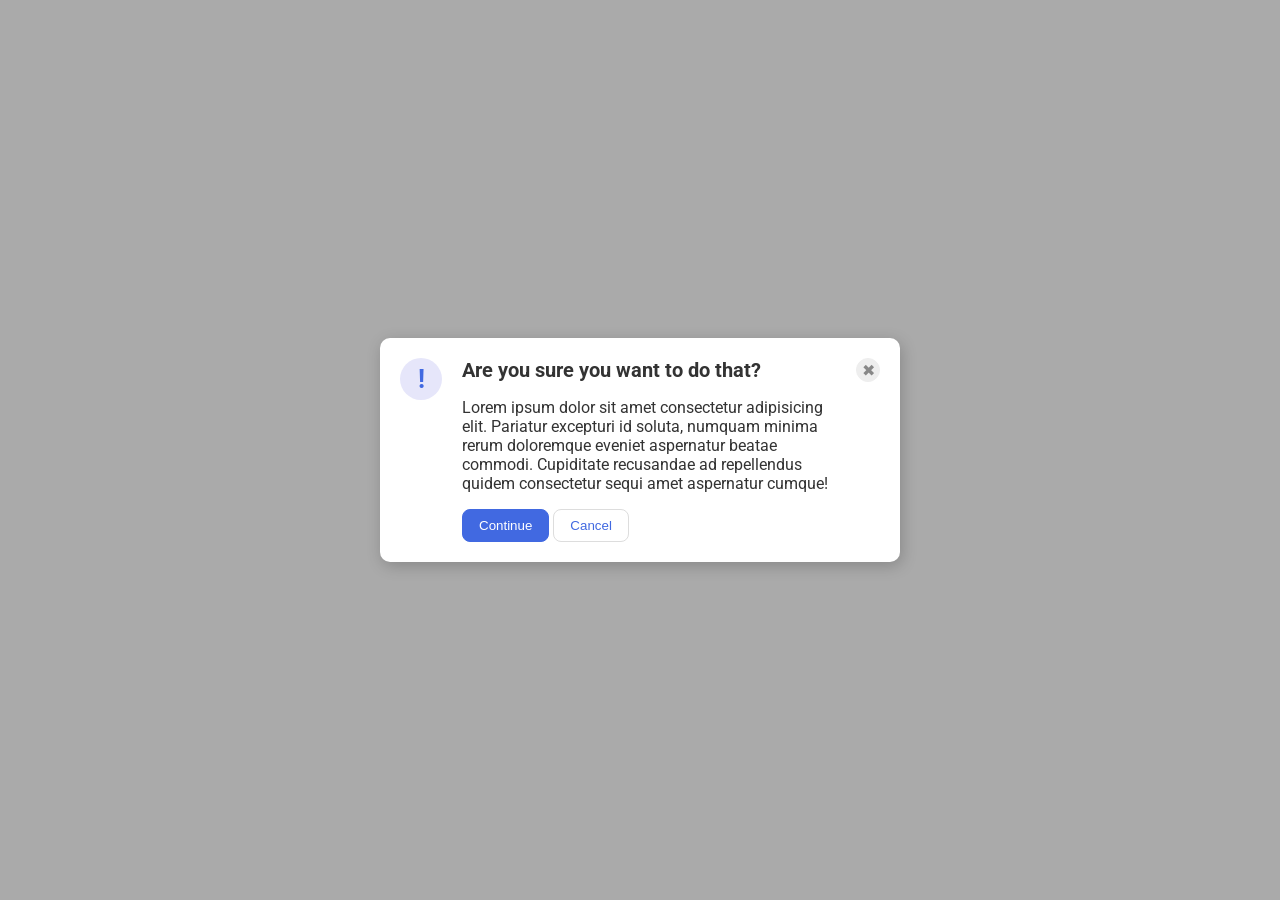
<file: foundations/flex/05-flex-modal/index.html>
<!DOCTYPE html>
<html lang="en">
  <head>
    <meta charset="UTF-8">
    <meta http-equiv="X-UA-Compatible" content="IE=edge">
    <meta name="viewport" content="width=device-width, initial-scale=1.0">
    <link rel="stylesheet" href="style.css">
    <title>Modal</title>
  </head>
  <body>
    <div class="modal">
      <div class="head">
      <div class="icon">!</div>
      
        
      <div class="middle">
      <div class="header">Are you sure you want to do that?</div>
      <div class="text">Lorem ipsum dolor sit amet consectetur adipisicing elit. Pariatur excepturi id soluta, numquam minima rerum doloremque eveniet aspernatur beatae commodi. Cupiditate recusandae ad repellendus quidem consectetur sequi amet aspernatur cumque!</div>
       <div class="buttons"> 
      <button class="continue">Continue</button>
      <button class="cancel">Cancel</button>
      </div>
      </div>
      <button class="close-button">✖</button>
      </div>
    </div>
  </body>
</html>
</file>
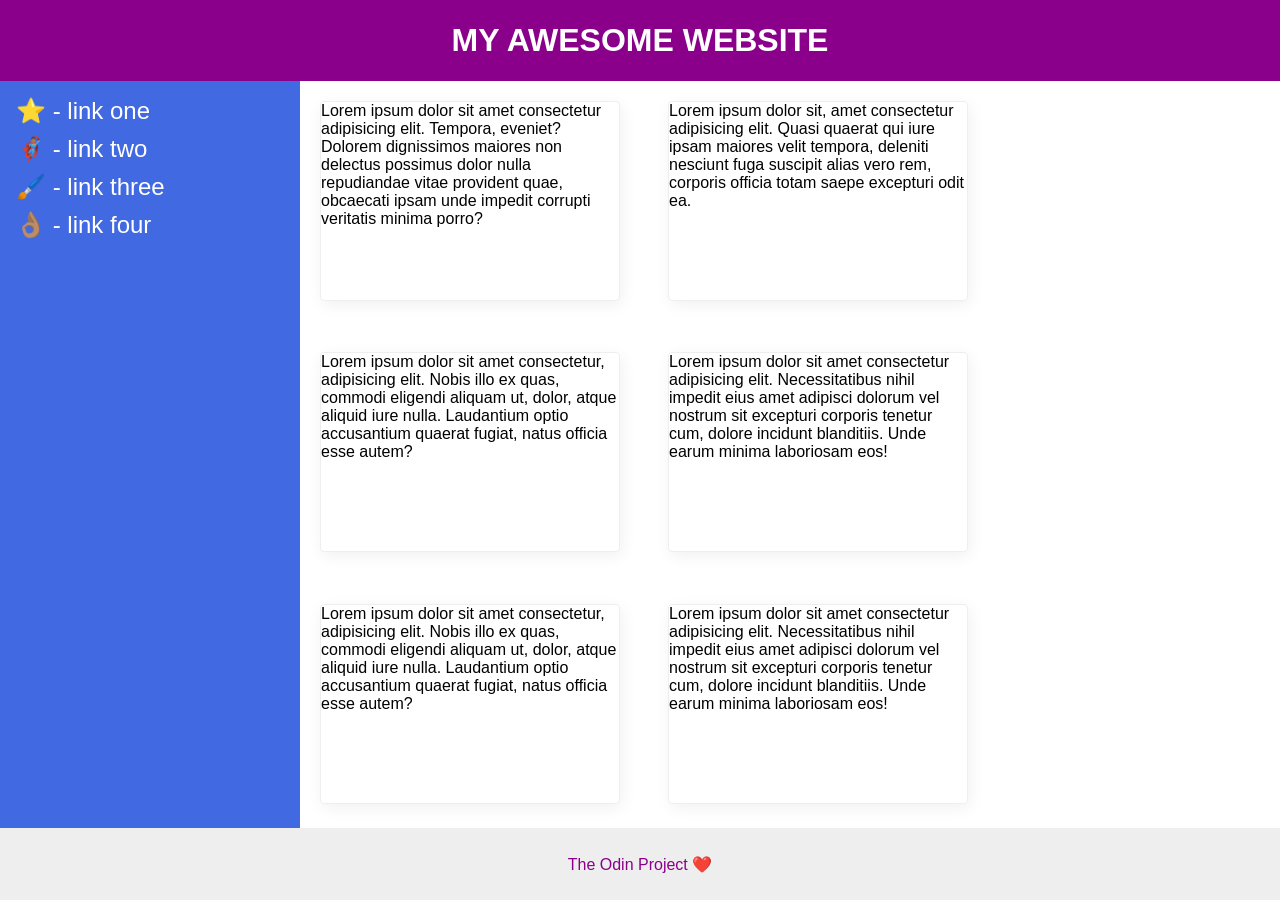
<file: foundations/flex/07-flex-layout-2/index.html>
<!DOCTYPE html>
<html lang="en">
  <head>
    <meta charset="UTF-8">
    <meta http-equiv="X-UA-Compatible" content="IE=edge">
    <meta name="viewport" content="width=device-width, initial-scale=1.0">
    <title>The Holy Grail</title>
    <link rel="stylesheet" href="style.css">
  </head>
  <body>
    <div class="header">
      MY AWESOME WEBSITE
    </div>
    <div class="middle">
    <div class="sidebar">
      <ul>
        <li><a href="#">⭐ - link one</a></li>
        <li><a href="#">🦸🏽‍♂️ - link two</a></li>
        <li><a href="#">🖌️ - link three</a></li>
        <li><a href="#">👌🏽 - link four</a></li>
      </ul>
    </div>

    <div class="cards">
    <div class="card">Lorem ipsum dolor sit amet consectetur adipisicing elit. Tempora, eveniet? Dolorem dignissimos maiores non delectus possimus dolor nulla repudiandae vitae provident quae, obcaecati ipsam unde impedit corrupti veritatis minima porro?</div>
    <div class="card">Lorem ipsum dolor sit, amet consectetur adipisicing elit. Quasi quaerat qui iure ipsam maiores velit tempora, deleniti nesciunt fuga suscipit alias vero rem, corporis officia totam saepe excepturi odit ea.</div>
    <div class="card">Lorem ipsum dolor sit amet consectetur, adipisicing elit. Nobis illo ex quas, commodi eligendi aliquam ut, dolor, atque aliquid iure nulla. Laudantium optio accusantium quaerat fugiat, natus officia esse autem?</div>
    <div class="card">Lorem ipsum dolor sit amet consectetur adipisicing elit. Necessitatibus nihil impedit eius amet adipisci dolorum vel nostrum sit excepturi corporis tenetur cum, dolore incidunt blanditiis. Unde earum minima laboriosam eos!</div>
    <div class="card">Lorem ipsum dolor sit amet consectetur, adipisicing elit. Nobis illo ex quas, commodi eligendi aliquam ut, dolor, atque aliquid iure nulla. Laudantium optio accusantium quaerat fugiat, natus officia esse autem?</div>
    <div class="card">Lorem ipsum dolor sit amet consectetur adipisicing elit. Necessitatibus nihil impedit eius amet adipisci dolorum vel nostrum sit excepturi corporis tenetur cum, dolore incidunt blanditiis. Unde earum minima laboriosam eos!</div>
    </div>
  </div>
    <div class="footer">
      The Odin Project ❤️
    </div>
  </body>
</html>
</file>
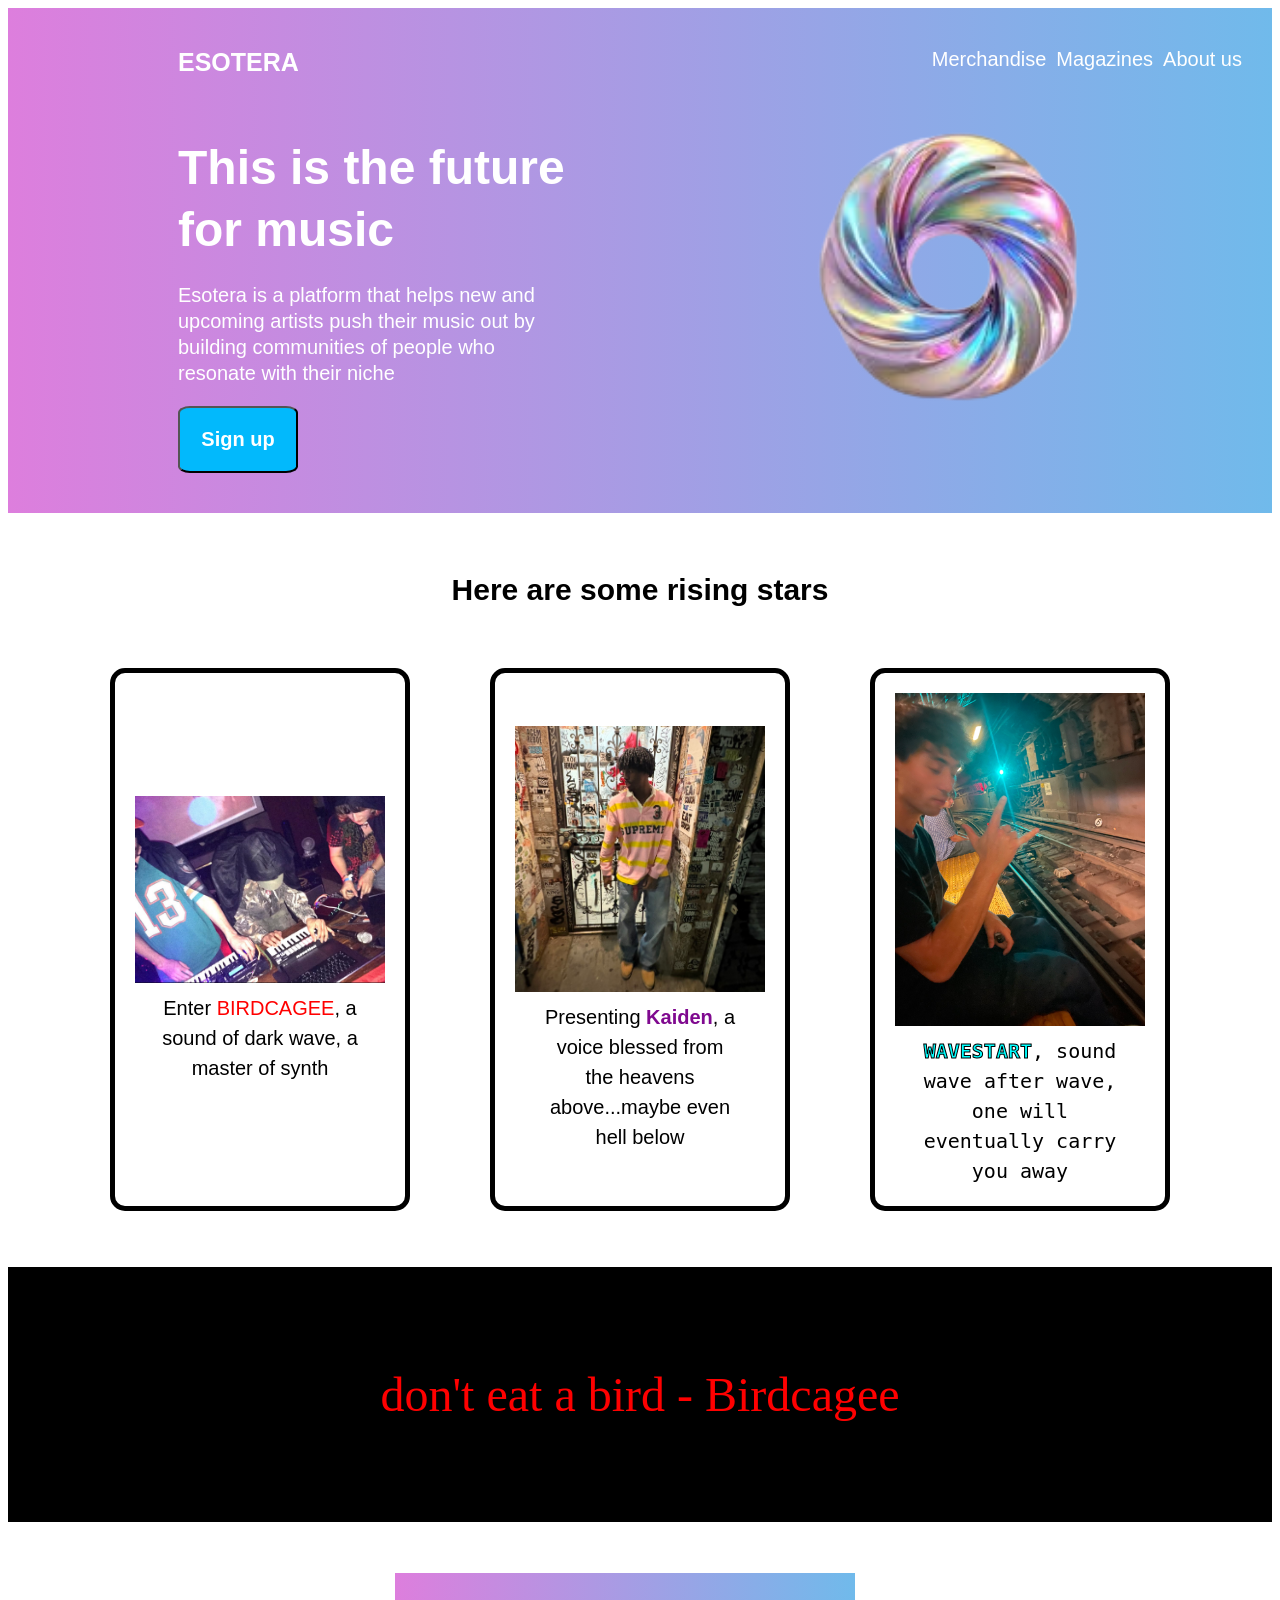
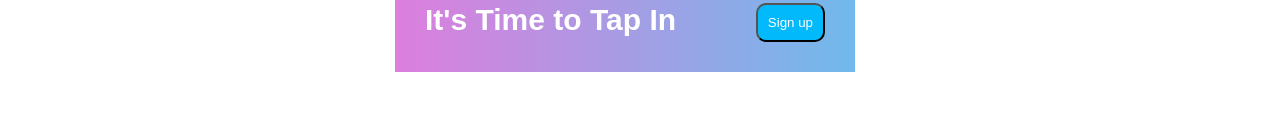
<file: foundations/flex/project/index.html>
<!DOCTYPE html>
<html lang="en">
<head>
    <meta charset="UTF-8">
    <meta name="viewport" content="width=device-width, initial-scale=1.0">
    <title>Project</title>
    <link rel="stylesheet" href="style.css">
</head>
<body>
  <div class="header"> 
    <div class="one"> 
        <div class="esotera">ESOTERA</div>
        <ul>
            <li>Merchandise</li>
            <li>Magazines</li>
            <li>About us</li>
        </ul>
    </div>

    <div class="bunch">
        <div class="left">
        <div class="headone">This is the future for music</div>
        <div class="para">Esotera is a platform that helps new and upcoming artists push their music out by building communities of people who resonate with their niche</div>
        <button>Sign up</button>
        </div>
        <div class="torus">
        <img class="yes" src="./images/torus.png" alt="Colorful Torus" width="600">
        </div>
    </div>
  </div>

  <div class="midone"> 
<div class="intro"> Here are some rising stars</div>

<div class="artists">
<figure class="jason">
<img src="./images/jason.jpg" alt="birdcagee" width="250">
<figcaption>Enter <span class="high">BIRDCAGEE</span>, a sound of dark wave, a master of synth</figcaption>
</figure>
<figure class="kaiden">
<img src="./images/kaiden.png" alt="kaiden" width="250">
<figcaption> Presenting <span class="kay">Kaiden</span>, a voice blessed from the heavens above...maybe even hell below</figcaption>
</figure>
<figure class="wavestart">
<img src="./images/wave.jpg" alt="WAVESTART" width="250">
<figcaption> <span class="che">WAVESTART</span>, sound wave after wave, one will eventually carry you away</figcaption>
</figure>
</div>

  </div>

  <div class="midtwo"> 
don't eat a bird - Birdcagee
  </div>

  <div class="footer"> 
    <div class="foot"> It's Time to Tap In <button>Sign up</button></div>
  </div>
</body>
</html>
</file>
<file: foundations/flex/05-flex-modal/style.css>
@import url('https://fonts.googleapis.com/css2?family=Roboto:wght@400;700&display=swap');

html, body {
  height: 100%;
}

body {
  font-family: Roboto, sans-serif;
  margin: 0;
  background: #aaa;
  color: #333;
  /* I'll give you this one for free lol */
  display: flex;
  flex-direction: row;
  align-items: center;
  justify-content: center;
}

.head {
  flex-shrink:0;
  display:flex;
  flex-direction:row;
  justify-content: space-between;
  align-items: flex-start;
  gap: 20px;
   width: 100%;
}

.header{
  margin-bottom: 16px;
  font-weight: bold;
  font-size: 20px;
}

.text{
  margin-bottom: 16px;
}



.modal {
  background: white;
  width: 480px;
  border-radius: 10px;
  box-shadow: 2px 4px 16px rgba(0,0,0,.2);
  padding: 20px;
  display:flex;
  flex-direction: column;
  justify-content: center;
  align-items: flex-start;
  
}

.icon {
  color: royalblue;
  font-size: 26px;
  font-weight: 700;
  background: lavender;
  width: 42px;
  height: 42px;
  border-radius: 50%;
  flex-shrink: 0;
  display: flex;
  align-items: center;
  justify-content: center;
}

.middle{
  margin-left: 20;
}


.close-button {
  background: #eee;
  border-radius: 50%;
  color: #888;
  font-weight: 400;
  font-size: 16px;
  height: 24px;
  width: 24px;
  flex-shrink: 0;
  display: flex;
  align-items: center;
  justify-content: center;
  border: 1px solid #eee;
  padding: 0;
}

button {
  cursor: pointer;
  padding: 8px 16px;
  border-radius: 8px;
}

button.continue {
  background: royalblue;
  border: 1px solid royalblue;
  color: white;
}

button.cancel {
  background: white;
  border: 1px solid #ddd;
  color: royalblue;
}
</file>
<file: foundations/flex/07-flex-layout-2/style.css>
body {
  font-family: -apple-system, BlinkMacSystemFont, 'Segoe UI', Roboto, Oxygen, Ubuntu, Cantarell, 'Open Sans', 'Helvetica Neue', sans-serif;
  margin: 0;
  min-height: 100vh;
  display:flex;
  flex-direction: column;
  min-height: 100vh;
}

.header {
  height: 72px;
  background: darkmagenta;
  color: white;
  font-weight: 900;
  font-size: 32px;
  flex:1;
  display:flex;
  align-items: center;
  justify-content: center;
  padding: 16px;
}

.middle{
  display:flex;
  flex-direction: row;
  justify-content: flex-start;
 flex-grow: 1;
}
.cards{
  flex-grow: 1;
  display:flex;
  flex-direction: row;
  flex-wrap: wrap;
  gap:48px;
  padding: 20px;
}

.footer {
  height: 72px;
  background: #eee;
  color: darkmagenta;
  margin-top: auto;
  display: flex;
  align-items: center;
  justify-content: center;
}

.sidebar {
  width: 300px;
  flex:none;
  background: royalblue;
  box-sizing: border-box;
  padding:16px;
 
}

ul{
list-style-type: none;
padding: 0%;
margin-top: auto;
 display: flex;
  flex-direction: column;
  align-items: flex-start;
  justify-content: flex-start;
gap: 10px;
}

a{
  text-decoration: none;
  font-size: 24px;
  color: #ffffff;
}

.card {
  border: 1px solid #eee;
  box-shadow: 2px 4px 16px rgba(0,0,0,.06);
  border-radius: 4px;
  box-sizing: border-box;
  flex:none;
  width: 300px;
  height: 200px;
  overflow-y: auto;
  
}
</file>
<file: foundations/flex/project/style.css>
body{
flex-wrap: wrap;
font-family: "roboto", sans-serif, times;
}
.header{
    background: linear-gradient(to right, #dd7edd, #70baeb);
    display: flex;
    flex-direction: column;
    color: white;
}

.one{
    display:flex;
    flex-direction: row;
    align-items: flex-start;
    justify-content: space-between;
    text-align: center;
    padding-top: 20px;
}
.esotera{
    padding: 20px;
    display: flex;
    margin-left: 150px;
    font-size: 25px;
    font-weight: bold;
}

ul{
    display:flex;
    flex-direction: row;
    list-style-type: none;
    justify-content: center;
    gap: 10px;
    margin-right: 30px;
    font-size: 20px;
}

.bunch{
display: flex;
flex-direction: row;
gap: 50px;
margin-left: 150px;
padding: 20px;
padding-left: 0%;
}

.left{
width: 400px;
padding: 20px;
display: flex;
flex-direction: column;
gap: 20px;
line-height: 1.3;
}

.headone{
    font-size: 48px;
    font-weight: bold;
}

.para{
    font-size:20px;
    line-height: 1.3;
}

.left button{
    box-sizing: border-box;
    width:120px ;
    padding:20px;
    background-color: rgb(2, 185, 252);
    border-radius: 10%;
    font-size: 20px;
    font-weight: bold;
    color: white;
}
.midone{
    padding: 40px;
display: flex;
flex-direction: column;
align-items: center;
justify-content: center;
}

.artists{
display: flex;
flex-direction: row;
justify-content: center;
}

.intro{
    font-size: 30px;
    padding: 20px;
    font-weight: bold;
    color: rgb(0, 0, 0);
    margin-bottom: 25px;
}

.jason{
border: 5px solid rgb(0, 0, 0);
border-radius: 15px ;
display: flex;
flex-direction: column;
align-items: center;
justify-content: center;
padding: 20px;
font-family: "fantasy", sans-serif, times;
}
.high{
    color: red;
}

.kay{
font-weight: bold;
color: rgb(127, 9, 143);
}

.che{
font-weight: bold;
color: aqua;
-webkit-text-stroke: 1px rgb(0, 0, 0);
}

.kaiden{
border: 5px solid rgb(0, 0, 0);
border-radius: 15px ;
display: flex;
flex-direction: column;
align-items: center;
justify-content: center;
padding: 20px;
font-family: "comic sans ms", sans-serif, times;
}

.wavestart{
border: 5px solid rgb(0, 0, 0);
border-radius: 15px;
display: flex;
flex-direction: column;
align-items: center;
justify-content: center;
padding: 20px;
font-family: "monospace", sans-serif, times;
}

figcaption{
text-align: center;
width:200px;
line-height: 1.5;
margin-top: 10px;
font-size: 20px;
}

.midtwo{
padding:100px;
background-color: rgb(0, 0, 0);
flex-direction: row;
align-items: center;
justify-content: center;
text-align: center;
font-size: 48px;
font-family: 'Times New Roman', Times, serif;
color: red;
}

.footer{
    height:200px;
    display: flex;
    flex-direction: row;
    align-items: center;
    justify-content: center;
}

.foot{
    background: linear-gradient(to right, #dd7edd, #70baeb);
    text-align: center;
    width:400px;
    padding: 30px;
    margin-right: 30px;
    display: flex;
    justify-content: space-between;
    color: white;
    font-size: 30px;
    font-weight: bold;
}


.foot button{
padding: 10px;
display: flex;
border-radius: 10px;
background-color: rgb(2, 185, 252);
 color: white;
}
</file>
